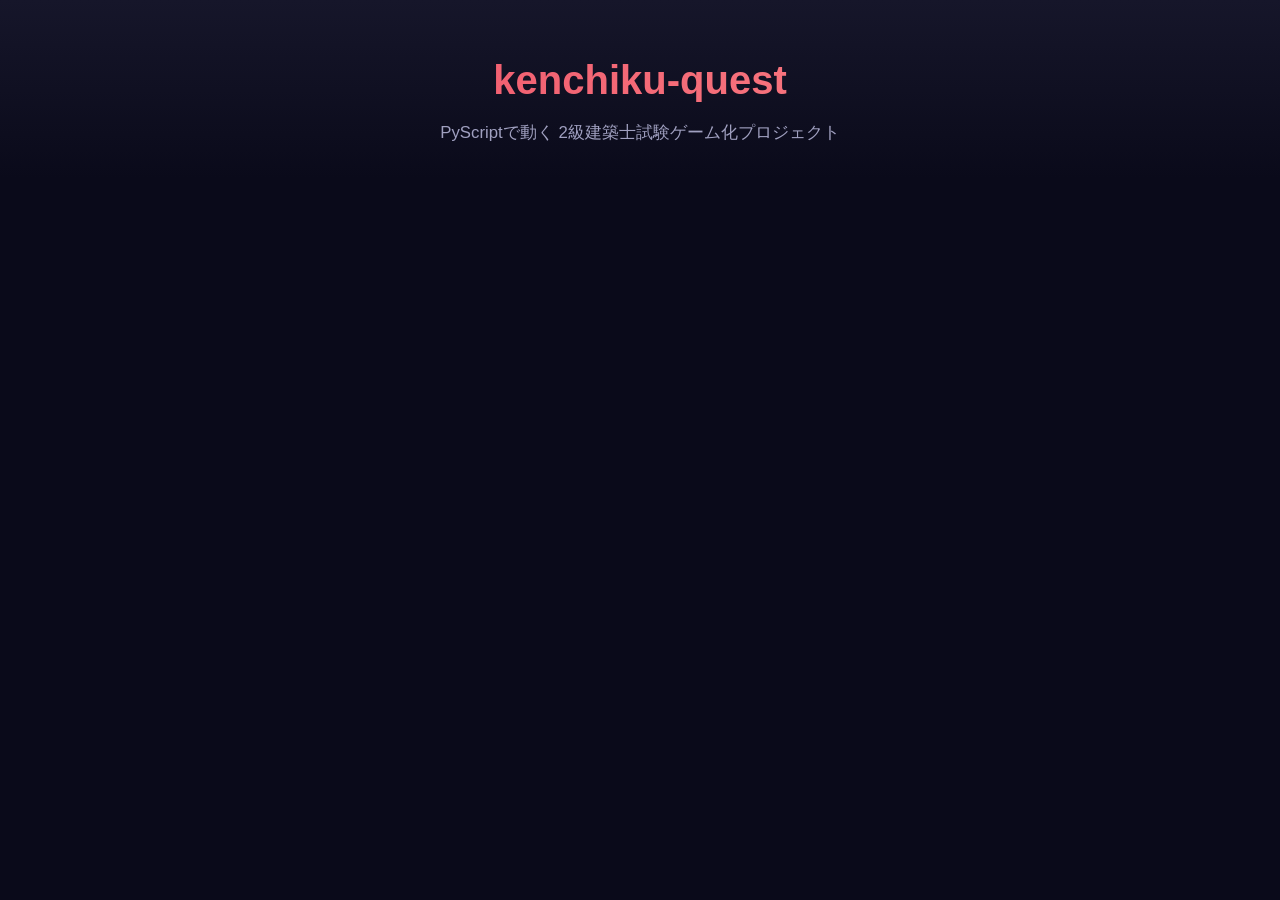
<file: docs/index.html>
<!DOCTYPE html>
<html lang="ja">
<head>
<meta charset="UTF-8">
<meta name="viewport" content="width=device-width, initial-scale=1.0">
<title>kenchiku-quest — PyScript版</title>
<link rel="stylesheet" href="https://pyscript.net/releases/2024.11.1/core.css">
<script type="module" src="https://pyscript.net/releases/2024.11.1/core.js"></script>
<style>
:root { --dark: #0a0a1a; --panel: #16162a; --accent: #e94560; --text: #eaeaea; --text2: #a0a0c0; }
* { margin: 0; padding: 0; box-sizing: border-box; }
body {
  font-family: 'Noto Sans JP', -apple-system, sans-serif;
  background: var(--dark); color: var(--text);
  line-height: 1.6; min-height: 100vh;
}
header { text-align: center; padding: 3rem 1rem 2rem;
  background: linear-gradient(180deg, var(--panel) 0%, var(--dark) 100%);
}
h1 { font-size: 2.5rem; font-weight: 900;
  background: linear-gradient(90deg, var(--accent), #ff8e8e);
  -webkit-background-clip: text; -webkit-text-fill-color: transparent;
}
.subtitle { color: var(--text2); font-size: 1.05rem; margin-top: 0.5rem; }
#py-terminal { max-width: 800px; margin: 2rem auto; padding: 0 1.5rem; }
.py-terminal { background: var(--panel); border-radius: 12px; padding: 1rem; }
</style>
</head>
<body>

<header>
<h1>kenchiku-quest</h1>
<p class="subtitle">PyScriptで動く 2級建築士試験ゲーム化プロジェクト</p>
</header>

<div id="py-terminal"></div>

<script type="py">
import js
from pyscript import window, document

# ===== kenchiku-quest 共通エンジン（Python版）=====

class Player:
    def __init__(self, name="鋼太郎"):
        self.name = name
        self.hp = 100
        self.mp = 50
        self.exp = 0
        self.rank = "見習い"
        self.cleared = {"structure": [], "environment": [], "construction": [], "regulation": []}
    
    def save(self):
        data = f"{self.name}|{self.hp}|{self.mp}|{self.exp}|{self.rank}"
        window.localStorage.setItem("kq_save", data)
    
    def load(self):
        data = window.localStorage.getItem("kq_save")
        if data:
            parts = data.split("|")
            self.name, self.hp, self.mp, self.exp, self.rank = parts[0], int(parts[1]), int(parts[2]), int(parts[3]), parts[4]

# ===== 構造計算モジュール =====

def section_modulus(b_mm: float, h_mm: float) -> float:
    """断面係数 Z = b*h²/6 [mm³]"""
    return b_mm * h_mm ** 2 / 6

def moment_of_inertia(b_mm: float, h_mm: float) -> float:
    """断面二次モーメント I = b*h³/12 [mm⁴]"""
    return b_mm * h_mm ** 3 / 12

def bending_stress(P_N: float, L_mm: float, Z_mm3: float) -> float:
    """曲げ応力度 σ = M/Z = P*L/(4*Z) [MPa] （単純梁中央集中荷重）"""
    M = P_N * L_mm / 4
    return M / Z_mm3

def deflection_cantilever(P_N: float, L_mm: float, E_MPa: float, I_mm4: float) -> float:
    """片持ち梁先端たわみ δ = P*L³/(3*E*I) [mm]"""
    return P_N * L_mm ** 3 / (3 * E_MPa * I_mm4)

# ===== 表示 =====

player = Player()
player.load()

output = []
output.append(f"プレイヤー: {player.name}")
output.append(f"HP: {player.hp} | MP: {player.mp} | EXP: {player.exp} | ランク: {player.rank}")
output.append("")
output.append("=== 構造計算テスト ===")

Z = section_modulus(180, 200)
I = moment_of_inertia(180, 200)
sigma = bending_stress(20000, 4000, Z)
delta = deflection_cantilever(20000, 4000, 10000, I)

output.append(f"断面係数 Z = {Z:,.0f} mm³")
output.append(f"断面二次モーメント I = {I:,.0f} mm⁴")
output.append(f"曲げ応力度 σ = {sigma:.2f} MPa")
output.append(f"たわみ δ = {delta:.2f} mm")

result = "\n".join(output)
print(result)

# DOMに出力
div = document.getElementById("py-terminal")
div.innerHTML = f'<div class="py-terminal"><pre style="color:#eaeaea;font-size:0.9rem;white-space:pre-wrap;">{result}</pre></div>'

</script>

</body>
</html>
</file>
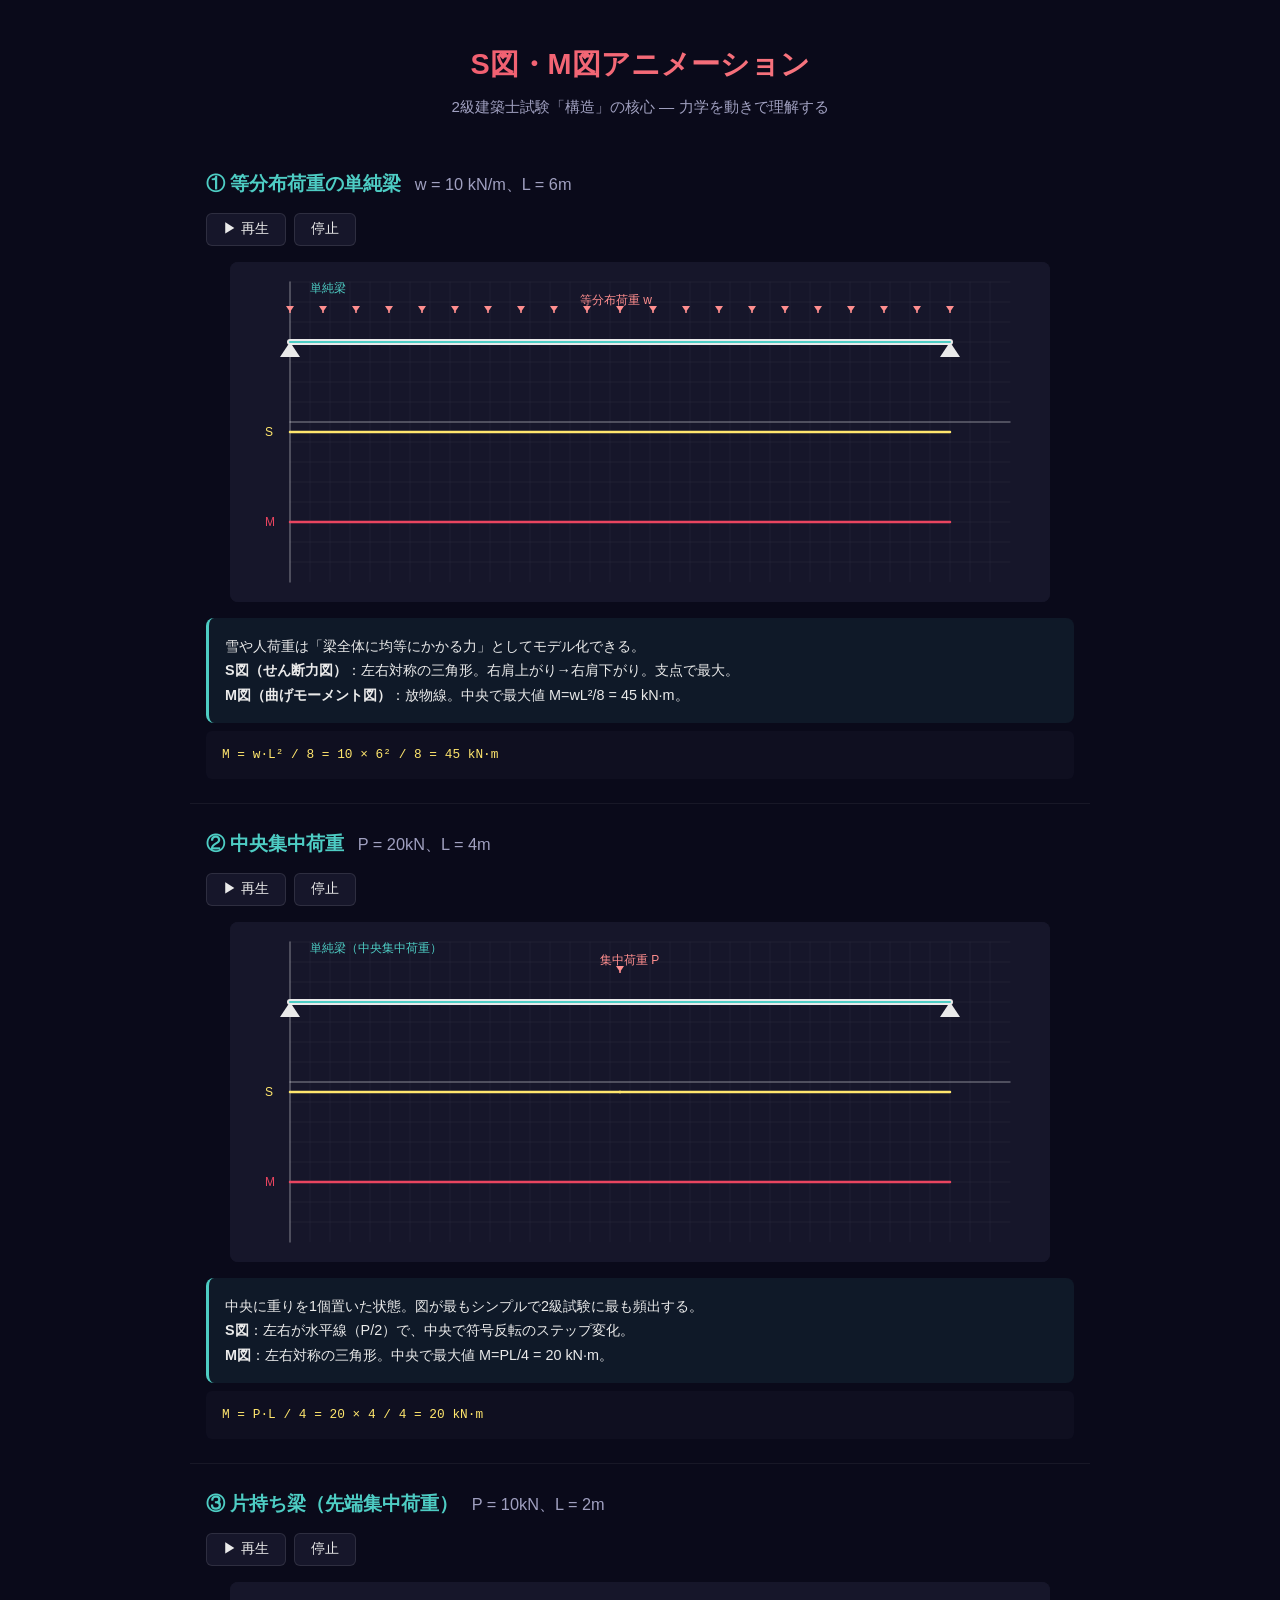
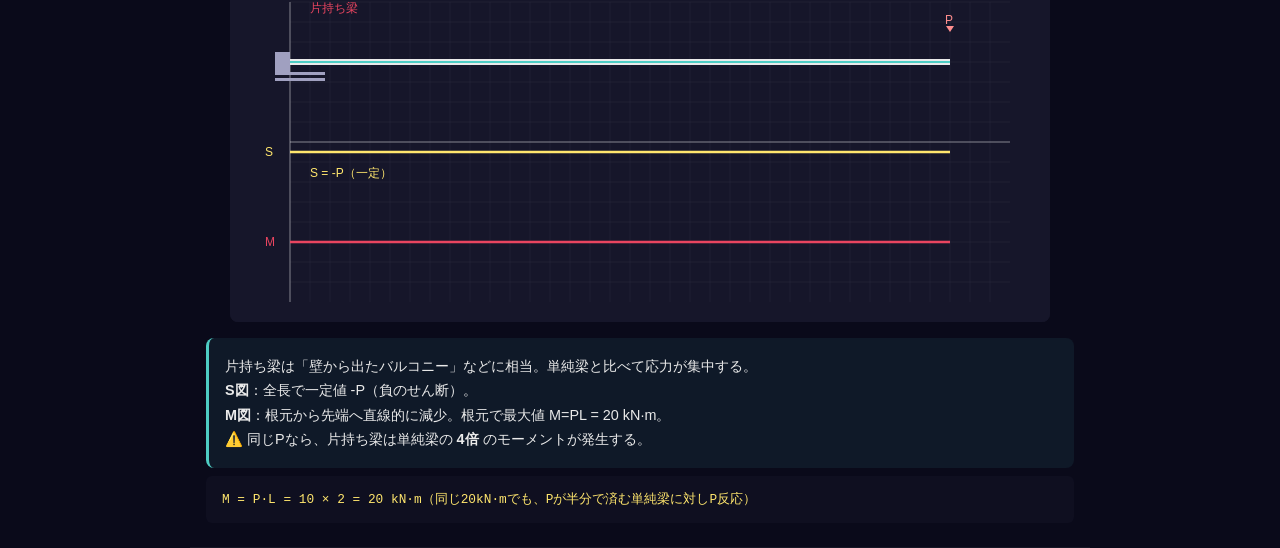
<file: docs/animation/sm-diagram.html>
<!DOCTYPE html>
<html lang="ja">
<head>
<meta charset="UTF-8">
<meta name="viewport" content="width=device-width, initial-scale=1.0">
<title>S図・M図アニメーション — 2級建築士構造「建築試験基礎」</title>
<style>
:root {
  --bg: #0a0a1a;
  --panel: #16162a;
  --accent: #e94560;
  --text: #eaeaea;
  --dim: #a0a0c0;
  --chart1: #4ecdc4;
  --chart2: #ffe66d;
}
* { margin: 0; padding: 0; box-sizing: border-box; }
body {
  font-family: -apple-system, 'Noto Sans JP', sans-serif;
  background: var(--bg);
  color: var(--text);
  line-height: 1.7;
  overflow-x: hidden;
}
header {
  text-align: center;
  padding: 2.5rem 1rem 1.5rem;
}
h1 {
  font-size: 1.8rem;
  font-weight: 900;
  background: linear-gradient(90deg, var(--accent), #ff8e8e);
  -webkit-background-clip: text;
  -webkit-text-fill-color: transparent;
}
.subtitle { color: var(--dim); font-size: 0.95rem; margin-top: 0.3rem; }
section {
  max-width: 900px;
  margin: 0 auto;
  padding: 1.5rem 1rem;
  border-bottom: 1px solid rgba(255,255,255,0.06);
}
h2 {
  font-size: 1.2rem;
  margin-bottom: 0.8rem;
  color: var(--chart1);
}
h2 span { color: var(--dim); font-weight: 400; font-size: 0.85em; margin-left: 0.5rem; }
.controls {
  display: flex;
  gap: 0.5rem;
  flex-wrap: wrap;
  margin-bottom: 1rem;
}
button {
  background: var(--panel);
  border: 1px solid rgba(255,255,255,0.1);
  color: var(--text);
  padding: 0.4rem 1rem;
  border-radius: 6px;
  cursor: pointer;
  font-size: 0.85rem;
  transition: 0.2s;
}
button:hover, button.active {
  background: var(--accent);
  border-color: var(--accent);
}
canvas { display: block; margin: 0 auto; border-radius: 8px; background: var(--panel); }
.explanation {
  margin-top: 1rem;
  padding: 1rem;
  background: rgba(78,205,196,0.08);
  border-radius: 8px;
  font-size: 0.9rem;
  color: var(--text);
  border-left: 3px solid var(--chart1);
}
.code-box {
  font-family: monospace;
  background: #0f0f20;
  padding: 0.8rem 1rem;
  border-radius: 6px;
  font-size: 0.8rem;
  color: var(--chart2);
  margin-top: 0.5rem;
  overflow-x: auto;
}
</style>
</head>
<body>
<header>
<h1>S図・M図アニメーション</h1>
<p class="subtitle">2級建築士試験「構造」の核心 — 力学を動きで理解する</p>
</header>

<!-- ============ 1. 等分布荷重 ============ -->
<section>
<h2>① 等分布荷重の単純梁 <span>w = 10 kN/m、L = 6m</span></h2>
<div class="controls">
  <button onclick="playAnim('uniform')" id="btn-uniform">▶ 再生</button>
  <button onclick="resetAnim('uniform')">停止</button>
</div>
<canvas id="c-uniform" width="820" height="340"></canvas>
<div class="explanation" id="exp-uniform">
雪や人荷重は「梁全体に均等にかかる力」としてモデル化できる。<br>
<b>S図（せん断力図）</b>：左右対称の三角形。右肩上がり→右肩下がり。支点で最大。<br>
<b>M図（曲げモーメント図）</b>：放物線。中央で最大値 M=wL²/8 = 45 kN·m。
</div>
<div class="code-box" id="form-uniform">M = w·L² / 8 = 10 × 6² / 8 = 45 kN·m</div>
</section>

<!-- ============ 2. 中央集中荷重 ============ -->
<section>
<h2>② 中央集中荷重 <span>P = 20kN、L = 4m</span></h2>
<div class="controls">
  <button onclick="playAnim('center')" id="btn-center">▶ 再生</button>
  <button onclick="resetAnim('center')">停止</button>
</div>
<canvas id="c-center" width="820" height="340"></canvas>
<div class="explanation" id="exp-center">
中央に重りを1個置いた状態。図が最もシンプルで2級試験に最も頻出する。<br>
<b>S図</b>：左右が水平線（P/2）で、中央で符号反転のステップ変化。<br>
<b>M図</b>：左右対称の三角形。中央で最大値 M=PL/4 = 20 kN·m。
</div>
<div class="code-box" id="form-center">M = P·L / 4 = 20 × 4 / 4 = 20 kN·m</div>
</section>

<!-- ============ 3. 片持ち梁 ============ -->
<section>
<h2>③ 片持ち梁（先端集中荷重） <span>P = 10kN、L = 2m</span></h2>
<div class="controls">
  <button onclick="playAnim('cantilever')" id="btn-cantilever">▶ 再生</button>
  <button onclick="resetAnim('cantilever')">停止</button>
</div>
<canvas id="c-cantilever" width="820" height="340"></canvas>
<div class="explanation" id="exp-cantilever">
片持ち梁は「壁から出たバルコニー」などに相当。単純梁と比べて応力が集中する。<br>
<b>S図</b>：全長で一定値 -P（負のせん断）。<br>
<b>M図</b>：根元から先端へ直線的に減少。根元で最大値 M=PL = 20 kN·m。<br>
⚠️ 同じPなら、片持ち梁は単純梁の <b>4倍</b> のモーメントが発生する。
</div>
<div class="code-box" id="form-cantilever">M = P·L = 10 × 2 = 20 kN·m（同じ20kN·mでも、Pが半分で済む単純梁に対しP反応）</div>
</section>

<script>
const CTX = {};
const STATE = {};
const ANI = {};

function initCanvas(id) {
  const c = document.getElementById(id);
  CTX[id] = c.getContext('2d');
  STATE[id] = { t: 0, playing: false, maxT: 1 };
  return c;
}

initCanvas('c-uniform');
initCanvas('c-center');
initCanvas('c-cantilever');

// ============ 描画ユーティリティ ============
function clear(ctx) {
  ctx.fillStyle = '#16162a';
  ctx.fillRect(0,0,820,340);
}
function grid(ctx) {
  ctx.strokeStyle = 'rgba(255,255,255,0.04)';
  ctx.lineWidth = 1;
  for(let x=60;x<780;x+=20){ ctx.beginPath();ctx.moveTo(x,20);ctx.lineTo(x,320);ctx.stroke(); }
  for(let y=20;y<320;y+=20){ ctx.beginPath();ctx.moveTo(60,y);ctx.lineTo(780,y);ctx.stroke(); }
}
function axis(ctx) {
  ctx.strokeStyle = 'rgba(255,255,255,0.3)';
  ctx.lineWidth = 1.5;
  ctx.beginPath(); ctx.moveTo(60,160); ctx.lineTo(780,160); ctx.stroke();
  ctx.beginPath(); ctx.moveTo(60,20); ctx.lineTo(60,320); ctx.stroke();
}
function label(ctx, text, x, y, color='#a0a0c0') {
  ctx.fillStyle = color; ctx.font = '12px sans-serif'; ctx.fillText(text, x, y);
}

// ============ S/M図描画ヘルパー ============
function drawBeam(ctx, yBeam, Lpx, color) {
  ctx.strokeStyle = color; ctx.lineWidth = 6; ctx.lineCap = 'round';
  ctx.beginPath(); ctx.moveTo(60, yBeam); ctx.lineTo(60+Lpx, yBeam); ctx.stroke();
  // 支点三角形
  ctx.fillStyle = color;
  ctx.beginPath(); ctx.moveTo(50, yBeam+15); ctx.lineTo(60, yBeam); ctx.lineTo(70, yBeam+15); ctx.fill();
  ctx.beginPath(); ctx.moveTo(50+Lpx, yBeam+15); ctx.lineTo(60+Lpx, yBeam); ctx.lineTo(70+Lpx, yBeam+15); ctx.fill();
}
function drawDeflection(ctx, yBeam, Lpx, deflectFn, t) {
  ctx.strokeStyle = '#4ecdc4'; ctx.lineWidth = 2;
  ctx.beginPath(); ctx.moveTo(60, yBeam);
  for(let x=0;x<=Lpx;x+=2){
    const ratio = x/Lpx;
    ctx.lineTo(60+x, yBeam + deflectFn(ratio)*t*40);
  }
  ctx.stroke();
}
function drawS(ctx, yS, Lpx, sFn, t, maxS) {
  ctx.strokeStyle = '#ffe66d'; ctx.lineWidth = 2.5;
  const scale = 60 / maxS;
  ctx.beginPath(); ctx.moveTo(60, yS);
  for(let x=0;x<=Lpx;x+=2){
    const ratio = x/Lpx;
    ctx.lineTo(60+x, yS - sFn(ratio)*t*scale);
  }
  ctx.stroke();
  label(ctx, 'S', 35, yS+4, '#ffe66d');
}
function drawM(ctx, yM, Lpx, mFn, t, maxM) {
  ctx.strokeStyle = '#e94560'; ctx.lineWidth = 2.5;
  const scale = 60 / maxM;
  ctx.beginPath(); ctx.moveTo(60, yM);
  for(let x=0;x<=Lpx;x+=2){
    const ratio = x/Lpx;
    ctx.lineTo(60+x, yM - mFn(ratio)*t*scale);
  }
  ctx.stroke();
  label(ctx, 'M', 35, yM+4, '#e94560');
}
function drawLoadArrow(ctx, x, yDir, t, w) {
  ctx.strokeStyle = '#ff8e8e'; ctx.fillStyle = '#ff8e8e';
  ctx.lineWidth = 2;
  const len = 25*t;
  ctx.beginPath(); ctx.moveTo(x, yDir); ctx.lineTo(x, yDir+len); ctx.stroke();
  ctx.beginPath(); ctx.moveTo(x-4, yDir+len-6); ctx.lineTo(x, yDir+len); ctx.lineTo(x+4, yDir+len-6); ctx.fill();
}

// ============ 個別アニメーション ============

function drawUniform() {
  const id='c-uniform', ctx=CTX[id], s=STATE[id];
  clear(ctx); grid(ctx); axis(ctx);
  const Lpx = 660, yBeam = 80, yS = 170, yM = 260;
  const t = s.t;
  // 梁
  drawBeam(ctx, yBeam, Lpx, '#eaeaea');
  // たわみ
  drawDeflection(ctx, yBeam, Lpx, r => -Math.sin(Math.PI*r), t);
  // 等分布荷重矢印
  for(let i=0;i<=20;i++) drawLoadArrow(ctx, 60+i*(Lpx/20), yBeam-30, t, 1);
  label(ctx, '等分布荷重 w', 350, yBeam-38, '#ff8e8e');
  // S図 (三角形: S=wL/2-wx → 0.5→-0.5)
  drawS(ctx, yS, Lpx, r => (1-2*r), t, 1);
  // M図 (放物線: M∝ x(L-x)/L² → 中央で1)
  drawM(ctx, yM, Lpx, r => 4*r*(1-r), t, 1);
  // 数値表示
  if(t>0.9) {
    ctx.fillStyle = '#ff8e8e'; ctx.font = 'bold 14px sans-serif';
    ctx.fillText('Mmax = wL²/8 = 45 kN·m', 400, yM-50);
  }
  label(ctx, '単純梁', 80, 30, '#4ecdc4');
}

function drawCenter() {
  const id='c-center', ctx=CTX[id], s=STATE[id];
  clear(ctx); grid(ctx); axis(ctx);
  const Lpx = 660, yBeam = 80, yS = 170, yM = 260;
  const t = s.t;
  drawBeam(ctx, yBeam, Lpx, '#eaeaea');
  drawDeflection(ctx, yBeam, Lpx, r => -(3*r-4*r*r*r)*(r<=0.5?1:-1)*0.3, t);
  drawLoadArrow(ctx, 60+Lpx/2, yBeam-30, t, 1);
  label(ctx, '集中荷重 P', 60+Lpx/2-20, yBeam-38, '#ff8e8e');
  // S図 (ステップ: 左側0.5、右側-0.5)
  ctx.strokeStyle = '#ffe66d'; ctx.lineWidth = 2.5;
  ctx.beginPath(); ctx.moveTo(60,170-30*t); ctx.lineTo(60+Lpx/2,170-30*t); ctx.stroke();
  ctx.beginPath(); ctx.moveTo(60+Lpx/2,170+30*t); ctx.lineTo(60+Lpx,170+30*t); ctx.stroke();
  ctx.beginPath(); ctx.moveTo(60+Lpx/2,170-30*t); ctx.lineTo(60+Lpx/2,170+30*t); ctx.stroke();
  label(ctx, 'S', 35, 174, '#ffe66d');
  // M図 (三角形: 0→1→0)
  drawM(ctx, yM, Lpx, r => (r<=0.5)?2*r:2*(1-r), t, 1);
  if(t>0.9) {
    ctx.fillStyle = '#ff8e8e'; ctx.font = 'bold 14px sans-serif';
    ctx.fillText('Mmax = PL/4 = 20 kN·m', 400, yM-50);
  }
  label(ctx, '単純梁（中央集中荷重）', 80, 30, '#4ecdc4');
}

function drawCantilever() {
  const id='c-cantilever', ctx=CTX[id], s=STATE[id];
  clear(ctx); grid(ctx); axis(ctx);
  const Lpx = 660, yBeam = 80, yS = 170, yM = 260;
  const t = s.t;
  // 片持ち梁：根元固定、先端自由
  ctx.strokeStyle = '#eaeaea'; ctx.lineWidth = 6;
  ctx.beginPath(); ctx.moveTo(60, yBeam); ctx.lineTo(60+Lpx, yBeam); ctx.stroke();
  // 固定端
  ctx.fillStyle = '#a0a0c0';
  ctx.fillRect(45, yBeam-10, 15, 20);
  ctx.fillRect(45, yBeam+10, 50, 3);
  ctx.fillRect(45, yBeam+16, 50, 3);
  drawDeflection(ctx, yBeam, Lpx, r => -(r*r*(3-r))/2, t);
  drawLoadArrow(ctx, 60+Lpx, yBeam-30, t, 1);
  label(ctx, 'P', 60+Lpx-5, yBeam-38, '#ff8e8e');
  // S図 (一定 -1)
  ctx.strokeStyle = '#ffe66d'; ctx.lineWidth = 2.5;
  ctx.beginPath(); ctx.moveTo(60,170+30*t); ctx.lineTo(60+Lpx,170+30*t); ctx.stroke();
  label(ctx, 'S = -P（一定）', 80, 195, '#ffe66d');
  label(ctx, 'S', 35, 174, '#ffe66d');
  // M図 (線形: 1→0、根元で最大)
  drawM(ctx, yM, Lpx, r => 1-r, t, 1);
  if(t>0.9) {
    ctx.fillStyle = '#ff8e8e'; ctx.font = 'bold 14px sans-serif';
    ctx.fillText('Mmax = PL = 20 kN·m（単純梁の4倍！）', 400, yM-50);
  }
  label(ctx, '片持ち梁', 80, 30, '#e94560');
}

// ============ アニメーション制御 ============
function loop() {
  for(const key in STATE) {
    if(STATE[key].playing && STATE[key].t < STATE[key].maxT) {
      STATE[key].t += 0.012;
      if(STATE[key].t > STATE[key].maxT) STATE[key].t = STATE[key].maxT;
    }
  }
  drawUniform(); drawCenter(); drawCantilever();
  requestAnimationFrame(loop);
}

function playAnim(name) {
  STATE['c-'+name].playing = true;
  if(STATE['c-'+name].t >= 1) STATE['c-'+name].t = 0;
  document.getElementById('btn-'+name).classList.add('active');
}
function resetAnim(name) {
  STATE['c-'+name].playing = false; STATE['c-'+name].t = 0;
  document.getElementById('btn-'+name).classList.remove('active');
}

loop();
</script>
</body>
</html>
</file>
